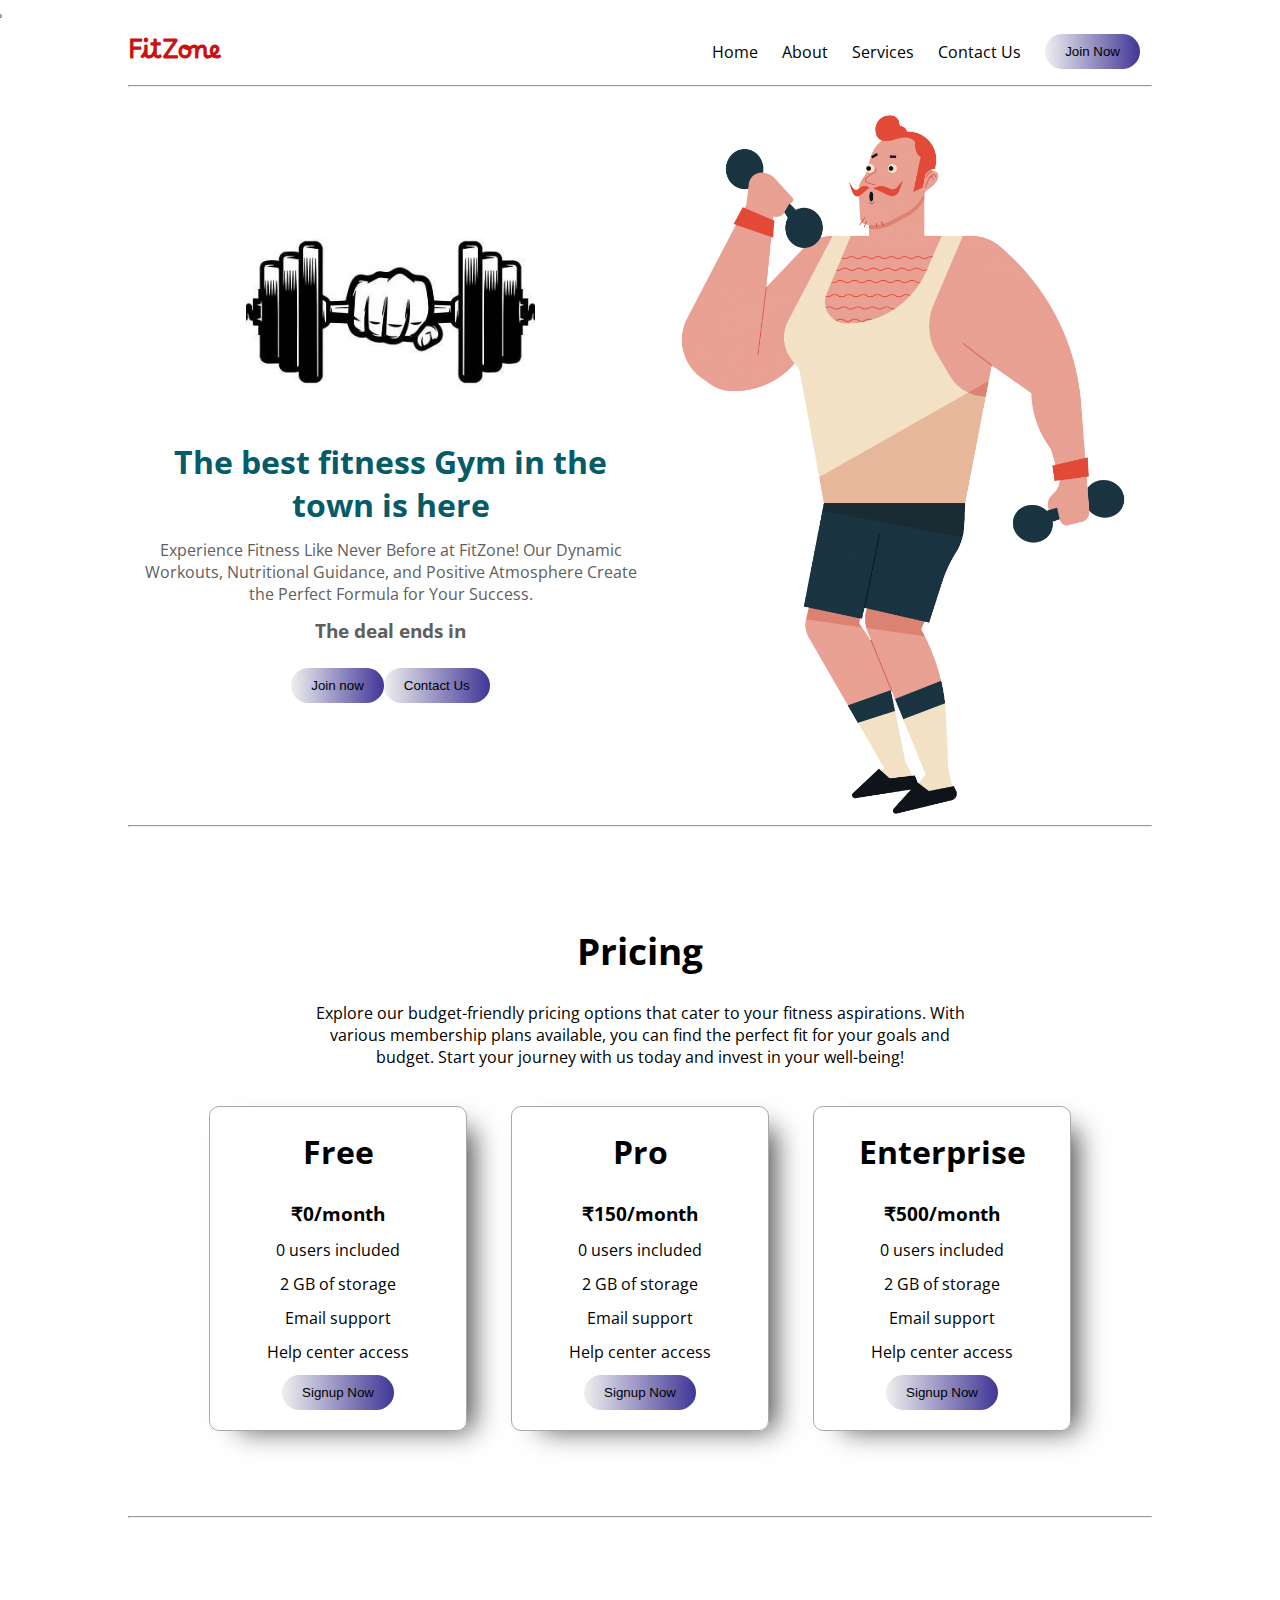
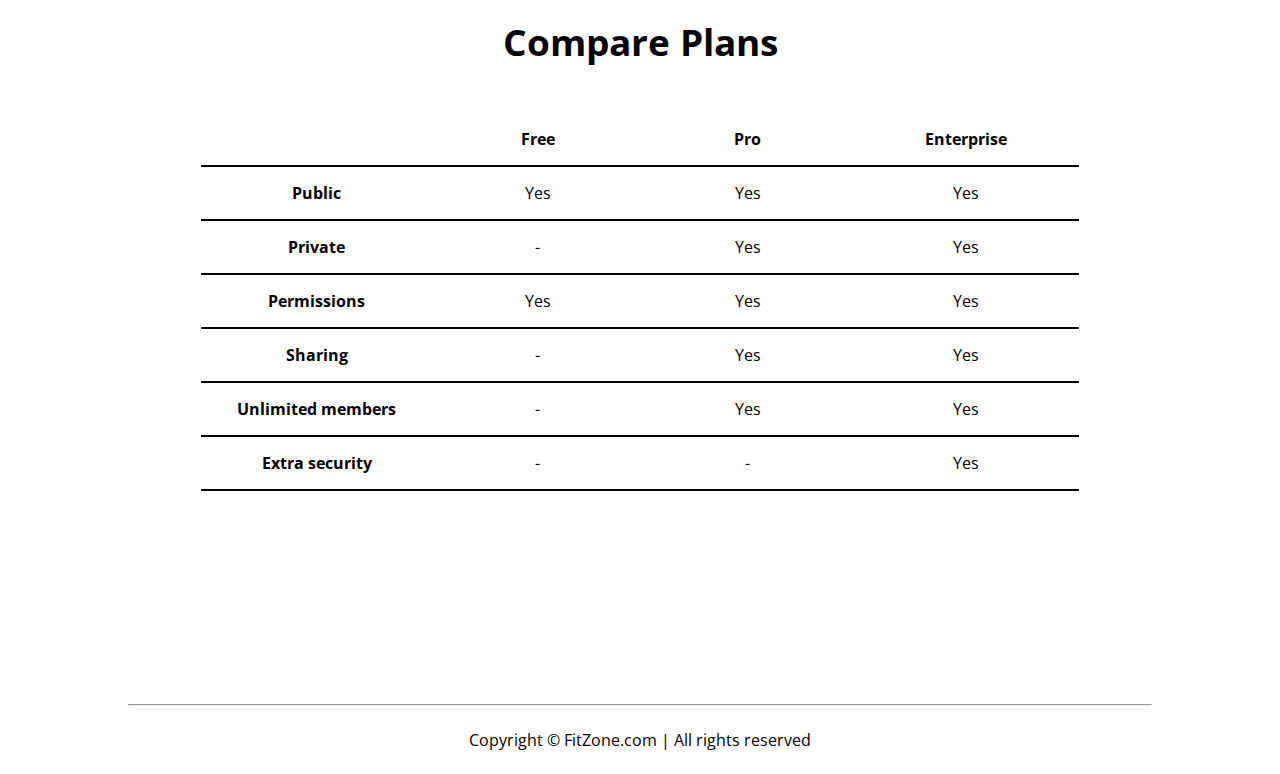
<file: LANDING-PAGE/index.html>
̥<!DOCTYPE html>
<html lang="en">

<head>
    <meta charset="UTF-8">
    <meta http-equiv="X-UA-Compatible" content="IE=edge">
    <meta name="viewport" content="width=device-width, initial-scale=1.0">
    <title> - The best fitness gym in the town</title>
    <link rel="stylesheet" href="style.css">
    <link rel="stylesheet" href="utils.css">
</head>

<body class='overflow-x-hidden'>
    <div class="container mx-auto">
        <header>
            <nav class="flex justify-between">
                <div class="logo font-bold flex items-center text-blue">FitZone</div>
                <ul class="navbar flex items-center">
                    <li>Home</li>
                    <li>About</li>
                    <li>Services</li>
                    <li>Contact Us</li>
                    <li><button class="btn">Join Now</button></li>
                </ul>
            </nav>
            <hr>
        </header>
        <main class="min-h-screen">
            <section class="section1">
                <div class="flex">
                    <div class="topleft flex flex-col justify-center px-2">
                        <div class=" text-center">
                            <img class="dumbellimg" src="dumbell.png" alt="">
                        </div>
                        <h1 class="my-1 text-center">The best fitness Gym in the town is here</h1>
                        <p class=" text-center">Experience Fitness Like Never Before at FitZone! Our Dynamic Workouts, Nutritional Guidance, and Positive Atmosphere Create the Perfect Formula for Your Success.</p>
                            <!-- Display the countdown timer in an element -->
                            <p class="deal text-center">The deal ends in <span id="demo"></span></p>
                            <div class="buttons">
                                <button class="btn">Join now</button>
                                <button class="btn">Contact Us</button>
                            </div>
                    </div>
                    <div class="topright flex justify-center">
                        <img class="gymimg" src="gym.png" alt="">
                    </div>
                </div>
            </section>
            <hr>
            <section class="section2">
                <h1 class="text-center my-2">Pricing</h1>
                <p class="my-2">Explore our budget-friendly pricing options that cater to your fitness aspirations. With various membership plans available, you can find the perfect fit for your goals and budget. Start your journey with us today and invest in your well-being!</p>
                <div class="boxes flex justify-center">
                    <div class="box">
                        <h2>Free</h2>
                        <ul>
                            <li class="highlighted">₹0/month</li>
                            <li>0 users included</li>
                            <li>2 GB of storage</li>
                            <li>Email support</li>
                            <li>Help center access</li>
                            <li><button class="btn">Signup Now</button></li>
                        </ul>
                    </div>
                    <div class="box">
                        <h2>Pro</h2>
                        <ul>
                            <li class="highlighted">₹150/month</li>
                            <li>0 users included</li>
                            <li>2 GB of storage</li>
                            <li>Email support</li>
                            <li>Help center access</li>
                            <li><button class="btn">Signup Now</button></li>
                        </ul>
                    </div>
                    <div class="box">
                        <h2>Enterprise</h2>
                        <ul>
                            <li class="highlighted">₹500/month</li>
                            <li>0 users included</li>
                            <li>2 GB of storage</li>
                            <li>Email support</li>
                            <li>Help center access</li>
                            <li><button class="btn">Signup Now</button></li>
                        </ul>
                    </div>

                </div>
            </section>
            <hr>
            <section class="section3">
                <h1 class="text-center my-2">Compare Plans</h1>
                <div class="container plantable">
                    <table class="table text-center">
                      <thead>
                        <tr>
                          <th></th><th>Free</th>
                          <th>Pro</th>
                          <th>Enterprise</th>
                        </tr>
                      </thead>
                      <tbody>
                        <tr>
                          <th scope="row" class="text-start">Public</th>
                          <td>Yes</svg></td>
                          <td>Yes</svg></td>
                          <td>Yes</svg></td>
                        </tr>
                        <tr>
                          <th scope="row" class="text-start">Private</th>
                          <td>-</td>
                          <td>Yes</svg></td>
                          <td>Yes</svg></td>
                        </tr>
                      </tbody>
              
                      <tbody>
                        <tr>
                          <th scope="row" class="text-start">Permissions</th>
                          <td>Yes</svg></td>
                          <td>Yes</svg></td>
                          <td>Yes</svg></td>
                        </tr>
                        <tr>
                          <th scope="row" class="text-start">Sharing</th>
                          <td>-</td>
                          <td>Yes</svg></td>
                          <td>Yes</svg></td>
                        </tr>
                        <tr>
                          <th scope="row" class="text-start">Unlimited members</th>
                          <td>-</td>
                          <td>Yes</svg></td>
                          <td>Yes</svg></td>
                        </tr>
                        <tr>
                          <th scope="row" class="text-start">Extra security</th>
                          <td>-</td>
                          <td>-</td>
                          <td>Yes</svg></td>
                        </tr>
                      </tbody>
                    </table>
            </section>
            <hr>
        </main>
        <footer>
            Copyright &copy; FitZone.com | All rights reserved
        </footer>

    </div>
</body>

</html>
</file>
<file: LANDING-PAGE/style.css>
@import url('https://fonts.googleapis.com/css2?family=Ubuntu:wght@300&display=swap');
@import url('https://fonts.googleapis.com/css2?family=Roboto&display=swap');
@import url('https://fonts.googleapis.com/css2?family=Open+Sans&family=Roboto&display=swap');


*{
    margin: 0;
    padding: 0;
}

.container{
    max-width: 80vw;
    font-family: 'Open Sans', sans-serif;
}

.navbar{
    display: flex;
    height: 67px;
}
.navbar li{
    list-style: none;
    margin: 0 12px;
}

.topleft{
    width: 50%;
}

.topright{ 
    width: 50%;
}

.section1{
   max-height: 100vh; 
   color: rgb(95, 94, 94);
}

.section1 h1{
    color: #065b68;
    font-size: 2rem;
}

.logo{
    font-size: 1.3rem;
}

.dumbellimg{
    width: 289px;
}

.topright .gymimg{
    width: 466px;
}

.section2{
    padding: 73px;
}

.section2 h1{
    font-size: 2.3rem;
}

.section2 p{
    padding: 0 8vw;
    text-align: center;
}

.box{
    padding: 8px 0;
    margin: 12px 22px;
    min-width: 20vw;
    border: 1px solid rgb(164, 171, 172);
    -webkit-box-shadow: 18px 11px 26px -12px rgba(0,0,0,0.71);
     -moz-box-shadow: 18px 11px 26px -12px rgba(0,0,0,0.71);
    box-shadow: 18px 11px 26px -12px rgba(0,0,0,0.71);
    border-radius: 10px;
    text-align: center;
}

.box h2{
    font-size: 2rem;
    padding: 15px 0;
}

.highlighted{
    font-size: 1.2rem;
    font-weight: bold;
}

.box ul{
    list-style-type: none;
}

.box ul li{
   margin: 12px 2px;
}
.plantable{
    display: flex;
    justify-content: center;
    align-items: center;
}

.section3 table{
    width: 100%;
    margin-bottom: 140px;
    margin-top: 20px;
    border-collapse: collapse;
}

.section3 table th{ 
    width: 23vw; 
    border-bottom: 2px solid black;
    padding: 15px 0;
} 

.section3 table td{   
    border-bottom: 2px solid black; 
} 
 

.section3 h1{
    font-size: 2.3rem;
}

.section3{
    padding: 73px;
}

footer{
    padding: 23px;
    text-align: center;
}
.buttons{
    display: flex;
    justify-content: center;
    align-items: center;
    margin: 12px;
}

.deal{
    font-size: 1.2rem;
    font-weight: bolder;
    margin: 12px 0;
}
</file>
<file: LANDING-PAGE/utils.css>
@import url('https://fonts.googleapis.com/css2?family=Roboto&display=swap');
  @import url('https://fonts.googleapis.com/css2?family=Borel&display=swap');

.min-h-screen{
    min-height: 100vh;
}

.bg-red{
    background-color: rgb(26, 15, 90);
}

.mx-auto{
    margin-left: auto;
    margin-right: auto;
}

.flex{
    display: flex;
    
}

.items-center{
    align-items: center;
}

.justify-between{
    justify-content: space-between;
}

.justify-center{
    justify-content: center;
}

.flex-col{
    flex-direction: column;
}

.font-bold{
    font-weight: bolder;
}

.my-1{
    margin-top: 13px;
    margin-bottom: 13px;
}

.my-2{
    margin-top: 26px;
    margin-bottom: 26px;
}

.px-2{
    padding-left: 13px;
    padding-right: 13px;
}

.text-blue{
    color: rgb(203, 17, 17);
    font-family: 'Borel', cursive;
    font-size: 26px;
    margin-top: 12px;
}


.btn {
    background-image: linear-gradient(to right, rgba(13, 40, 84, 0), rgb(64, 54, 151));
    color: black;
    border: none;
    border-radius: 18px;
    padding: 10px 20px;
    cursor: pointer;
    transition: background-color 0.3s, color 0.3s;
  }
  
  .btn:hover {
    background-color: rgb(126, 19, 133);
    color: white;
  }
.overflow-x-hidden{
    overflow-x: hidden;
}

.text-center{
    text-align: center;
}
</file>
